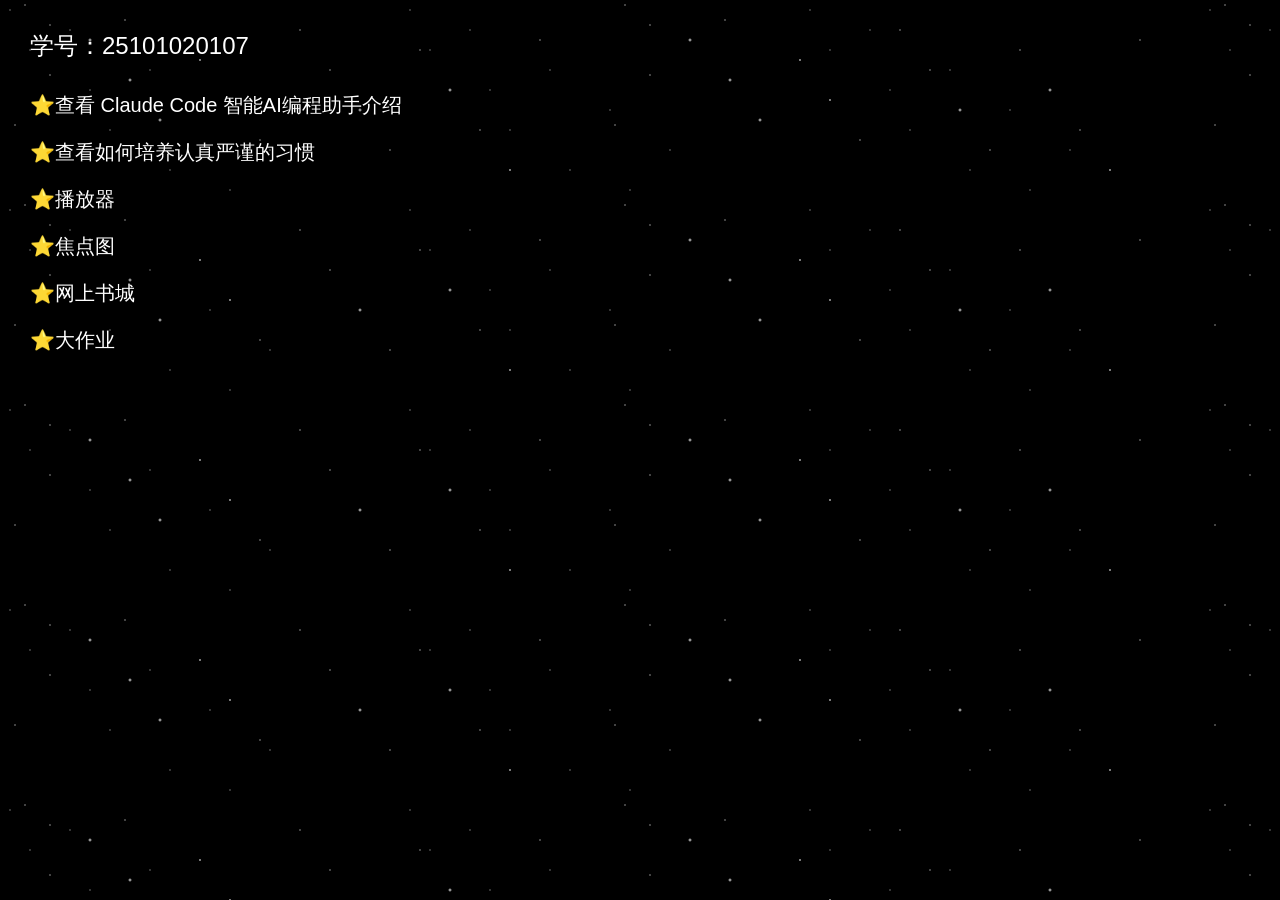
<file: index.html>
<!DOCTYPE html>
 <html lang="zh-CN">
 <head>
     <meta charset="UTF-8">
     <meta name="viewport" content="width=device-width, initial-scale=1.0">
     <title>个人主页</title>
     <style>
         /* 页面基础样式 */
         body {
             font-family: "Microsoft YaHei", sans-serif;
             background: #000;
             color: #fff;
             position: relative;
             overflow-x: hidden;
             margin: 0;
             padding: 0;
         }
         /* 星星闪烁动画（多节奏，更自然） */
         @keyframes twinkle {
             0%, 100% { opacity: 0.2; }
             50% { opacity: 1; }
         }
         @keyframes twinkle2 {
             0%, 100% { opacity: 0.4; }
             50% { opacity: 0.8; }
         }
         /* 星空背景：超密集星星 */
         body::before {
             content: "";
             position: fixed;
             top: 0;
             left: 0;
             width: 100%;
             height: 100%;
             background-image: 
                 radial-gradient(1px 1px at 25px 5px, #fff, transparent),
                 radial-gradient(1px 1px at 50px 25px, #fff, transparent),
                 radial-gradient(1px 1px at 125px 20px, #fff, transparent),
                 radial-gradient(1px 1px at 50px 75px, #fff, transparent),
                 radial-gradient(1px 1px at 15px 125px, #fff, transparent),
                 radial-gradient(2px 2px at 90px 40px, #fff, transparent),
                 radial-gradient(2px 2px at 130px 80px, #fff, transparent),
                 radial-gradient(2px 2px at 160px 120px, #fff, transparent),
                 radial-gradient(1.5px 1.5px at 200px 60px, #fff, transparent),
                 radial-gradient(1.5px 1.5px at 230px 100px, #fff, transparent),
                 radial-gradient(1px 1px at 260px 140px, #fff, transparent),
                 radial-gradient(1px 1px at 300px 30px, #fff, transparent),
                 radial-gradient(1px 1px at 330px 70px, #fff, transparent),
                 radial-gradient(2px 2px at 360px 110px, #fff, transparent),
                 radial-gradient(1px 1px at 390px 150px, #fff, transparent),
                 radial-gradient(1px 1px at 420px 50px, #fff, transparent),
                 radial-gradient(2px 2px at 450px 90px, #fff, transparent),
                 radial-gradient(1px 1px at 480px 130px, #fff, transparent),
                 radial-gradient(1.5px 1.5px at 510px 170px, #fff, transparent),
                 radial-gradient(1px 1px at 540px 40px, #fff, transparent);
             background-size: 600px 200px;
             background-repeat: repeat;
             opacity: 0.9;
             z-index: -1;
             animation: twinkle 2s infinite ease-in-out;
         }
         /* 第二层星星，增加密度和层次感 */
         body::after {
             content: "";
             position: fixed;
             top: 0;
             left: 0;
             width: 100%;
             height: 100%;
             background-image: 
                 radial-gradient(1px 1px at 10px 10px, #fff, transparent),
                 radial-gradient(1px 1px at 30px 50px, #fff, transparent),
                 radial-gradient(1px 1px at 70px 30px, #fff, transparent),
                 radial-gradient(1px 1px at 90px 90px, #fff, transparent),
                 radial-gradient(1px 1px at 110px 130px, #fff, transparent),
                 radial-gradient(1px 1px at 150px 70px, #fff, transparent),
                 radial-gradient(1px 1px at 170px 170px, #fff, transparent),
                 radial-gradient(1px 1px at 210px 110px, #fff, transparent),
                 radial-gradient(1px 1px at 230px 190px, #fff, transparent),
                 radial-gradient(1px 1px at 270px 150px, #fff, transparent);
             background-size: 400px 200px;
             background-repeat: repeat;
             opacity: 0.7;
             z-index: -2;
             animation: twinkle2 3s infinite ease-in-out;
         }
         .student-id {
             font-size: 24px;
             margin: 30px;
             color:#ffffff;
         }
         
         .claude-link, .article-link {
             display: block;
             font-size: 20px;
             color: #ffffff;;
             text-decoration: none;
             margin: 20px 30px;
         }
         .claude-link:hover, .article-link:hover {
             color: #ffffff;
         }
     </style>
 </head>
 <body>
     <div class="student-id">学号：25101020107</div>
     <a href="claude.html " target="_blank" class="claude-link">
          ⭐查看 Claude Code 智能AI编程助手介绍
     </a >
     <a href="article.html" target="_blank" class="article-link">
          ⭐查看如何培养认真严谨的习惯
     </a >
   <a href="bofang.html" target="_blank" class="article-link">
           ⭐播放器
   </a>
   <a href="jiaodiantu.html" target="_blank" class="article-link">
           ⭐焦点图
  </a>
  <a href="shucheng.html" target="_blank" class="article-link">
           ⭐网上书城
  </a>
   <a href="trea/new-index.html" target="_blank" class="article-link">
           ⭐大作业
  </a>
 </body>
 </html>
</file>
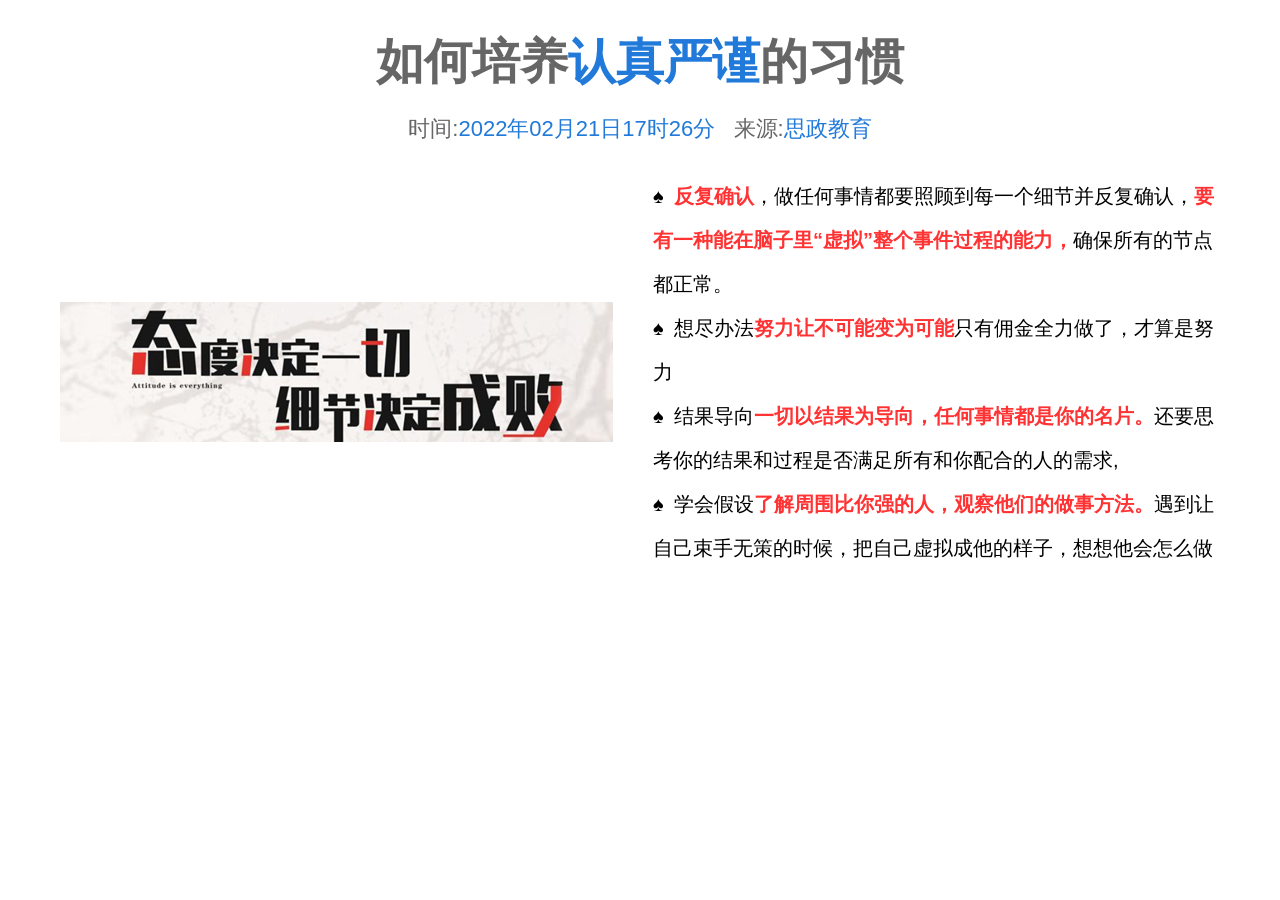
<file: article.html>
<!DOCTYPE html>
 <html lang="zh-CN">
 <head>
     <meta charset="UTF-8">
     <title>如何培养认真严谨的习惯</title>
     <style>
         * {
             margin: 0;
             padding: 0;
             box-sizing: border-box;
         }
         body {
             font-family: "Microsoft Yahei", sans-serif;
             max-width: 1200px;
             margin: 30px auto;
             padding: 0 20px;
         }
         h1 {
             text-align: center;
             font-size: 48px;
             color: #666;
             margin-bottom: 20px;
         }
         h1 span {
             color: #217ad9;
         }
         .meta-info {
             text-align: center;
             font-size: 22px;
             color: #666;
             margin-bottom: 30px;
         }
         .meta-info span {
             color: #217ad9;
         }
         .container {
             display: flex;
             align-items: center;
             gap: 40px;
         }
         .banner-img {
             width: 400px;
         }
         .list-content {
             flex: 1;
             line-height: 2.2;
             font-size: 20px;
         }
         .list-item::before {
             content: "♠";
             margin-right: 10px;
             color: #000;
         }
         .list-item .highlight {
             color: #ff3333;
             font-weight: bold;
         }
     </style>
 </head>
 <body>
     <h1>如何培养<span>认真严谨</span>的习惯</h1>
     <div class="meta-info">
         时间:<span>2022年02月21日17时26分</span> &nbsp;&nbsp;来源:<span>思政教育</span>
     </div>
     <div class="container">
         <img src="banner.jpg" alt="态度决定一切 细节决定成败"class="banner">
         <div class="list-content">
             <div class="list-item"><span class="highlight">反复确认</span>，做任何事情都要照顾到每一个细节并反复确认，<span class="highlight">要有一种能在脑子里“虚拟”整个事件过程的能力，</span>确保所有的节点都正常。</div>
             <div class="list-item">想尽办法<span class="highlight">努力让不可能变为可能</span>只有佣金全力做了，才算是努力</div>
             <div class="list-item">结果导向<span class="highlight">一切以结果为导向，任何事情都是你的名片。</span>还要思考你的结果和过程是否满足所有和你配合的人的需求,</div>
             <div class="list-item">学会假设<span class="highlight">了解周围比你强的人，观察他们的做事方法。</span>遇到让自己束手无策的时候，把自己虚拟成他的样子，想想他会怎么做</div>
         </div>
     </div>
 </body>
 </html>
</file>
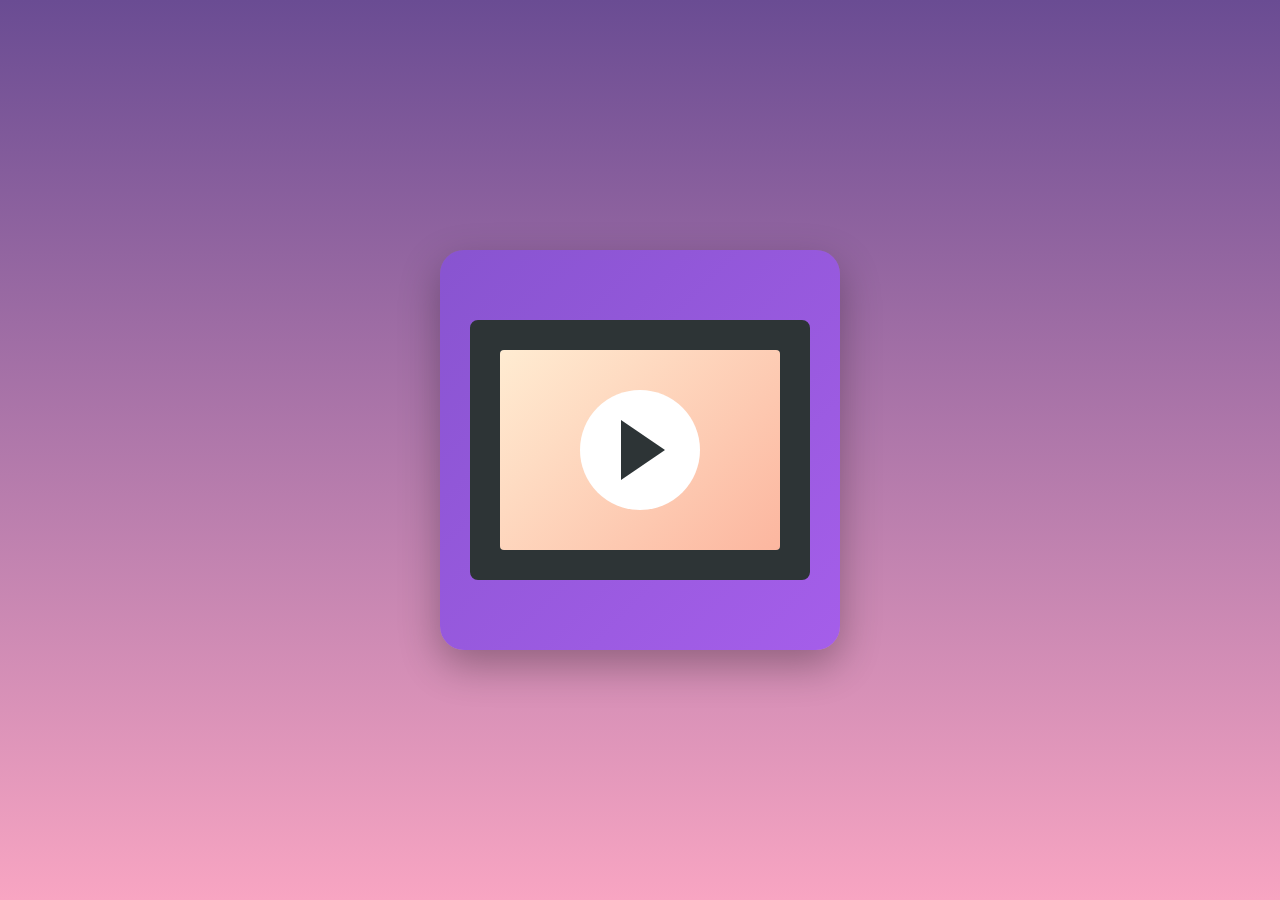
<file: bofang.html>
<!DOCTYPE html>
 <html lang="zh-CN">
 <head>
     <meta charset="UTF-8">
     <title>网页设计播放按钮</title>
     <style>
         body {
             margin: 0;
             min-height: 100vh;
             background: linear-gradient(180deg, #6A4C93 0%, #F8A5C2 100%);
             display: flex;
             justify-content: center;
             align-items: center;
         }
         .player-card {
             width: 400px;
             height: 400px;
             background: linear-gradient(135deg, #8854d0 0%, #a55eea 100%);
             border-radius: 24px;
             display: flex;
             justify-content: center;
             align-items: center;
             box-shadow: 0 15px 40px rgba(0,0,0,0.3);
         }
         .video-frame {
             width: 320px;
             height: 240px;
             background: #2d3436;
             border-radius: 8px;
             display: flex;
             justify-content: center;
             align-items: center;
             /* 加粗黑框，颜色和内部底色完全一致 */
             border: 10px solid #2d3436;
         }
         .video-preview {
             width: 280px;
             height: 200px;
             background: linear-gradient(135deg, #ffecd2 0%, #fcb69f 100%);
             border-radius: 4px;
             display: flex;
             justify-content: center;
             align-items: center;
         }
         .play-btn {
             width: 120px;
             height: 120px;
             background: white;
             border-radius: 50%;
             display: flex;
             justify-content: center;
             align-items: center;
             cursor: pointer;
         }
         .play-btn::after {
             content: '';
             width: 0;
             height: 0;
             border-top: 30px solid transparent;
             border-bottom: 30px solid transparent;
             border-left: 44px solid #2d3436;
             margin-left: 6px;
         }
     </style>
 </head>
 <body>
     <div class="player-card">
         <div class="video-frame">
             <div class="video-preview">
                 <div class="play-btn"></div>
             </div>
         </div>
     </div>
 </body>
 </html>
</file>
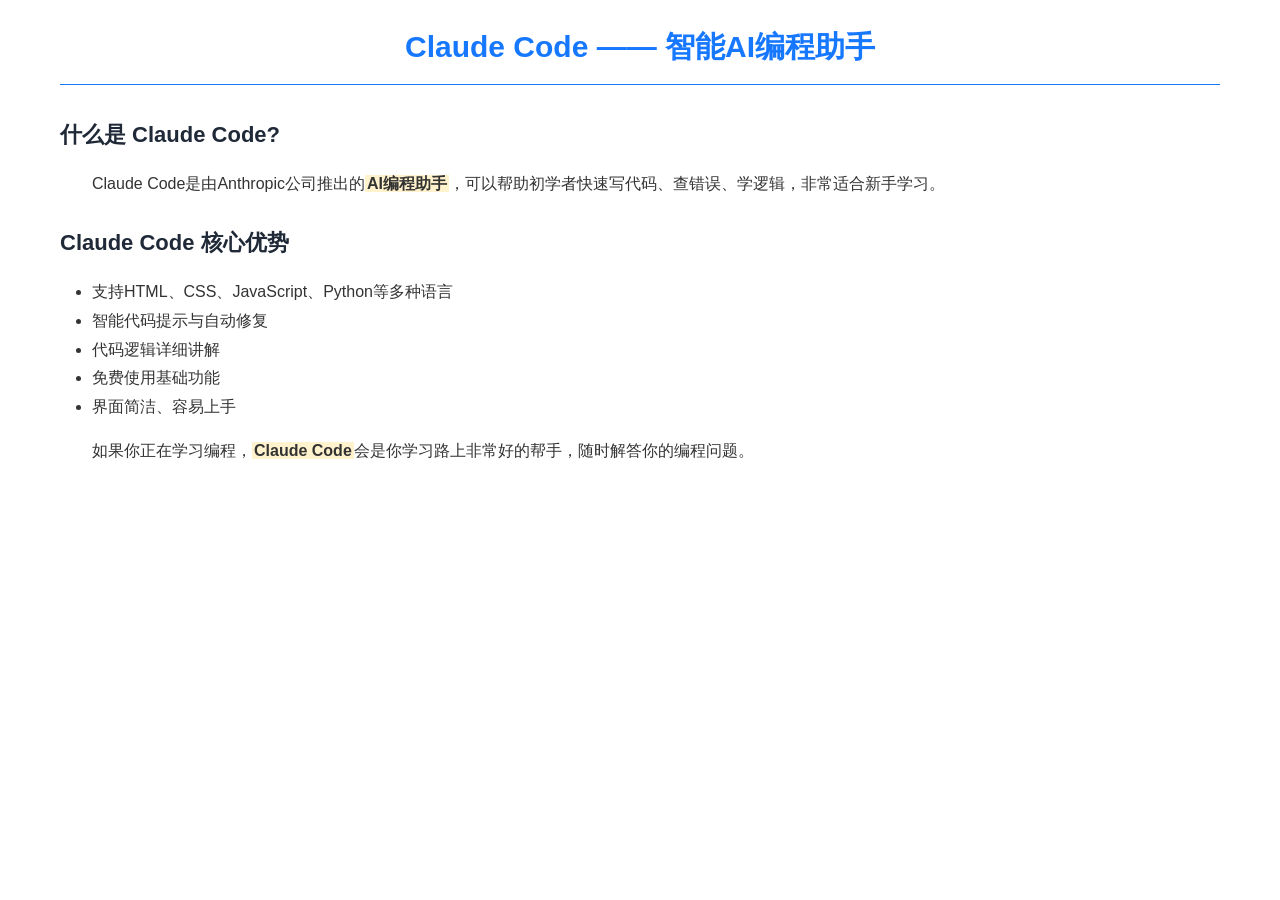
<file: claude.html>
<!DOCTYPE html>
 <html lang="zh-CN">
 <head>
     <meta charset="UTF-8">
     <meta name="viewport" content="width=device-width, initial-scale=1.0">
     <title>Claude Code介绍</title>
     <style>
         * {
             margin: 0;
             padding: 0;
             box-sizing: border-box;
             line-height: 1.8;
         }
         body {
             font-family: "Microsoft Yahei", sans-serif;
             max-width: 1200px;
             margin: 0 auto;
             padding: 20px;
         }
         h1 {
             font-size: 30px;
             text-align: center;
             color: #1677ff;
             font-weight: bold;
             padding-bottom: 10px;
             border-bottom: 1px solid #1677ff;
             margin-bottom: 30px;
         }
         .sub-title {
             font-size: 22px;
             color: #1f2937;
             font-weight: bold;
             margin: 25px 0 15px;
             text-indent: 0;
         }
         p {
             font-size: 16px;
             color: #333;
             text-indent: 2em;
             margin-bottom: 15px;
         }
        
         #advantage-list {
             font-size: 16px;
             color: #333;
            
             list-style-image: url("https://img.icons8.com/fluency/16/000000/pencil.png");
             padding-left: 2em;
             margin: 15px 0;
         }
         .highlight {
             font-weight: bold;
             background-color: #fff2cc;
             padding: 0 2px;
         }
     </style>
 </head>
 <body>
     <h1>Claude Code —— 智能AI编程助手</h1>
     <h2 class="sub-title">什么是 Claude Code?</h2>
     <p>Claude Code是由Anthropic公司推出的<span class="highlight">AI编程助手</span>，可以帮助初学者快速写代码、查错误、学逻辑，非常适合新手学习。</p >
     <h2 class="sub-title">Claude Code 核心优势</h2>
    
     <ul id="advantage-list">
         <li>支持HTML、CSS、JavaScript、Python等多种语言</li>
         <li>智能代码提示与自动修复</li>
         <li>代码逻辑详细讲解</li>
         <li>免费使用基础功能</li>
         <li>界面简洁、容易上手</li>
     </ul>
     <p>如果你正在学习编程，<span class="highlight">Claude Code</span>会是你学习路上非常好的帮手，随时解答你的编程问题。</p >
 </body>
 </html>
</file>
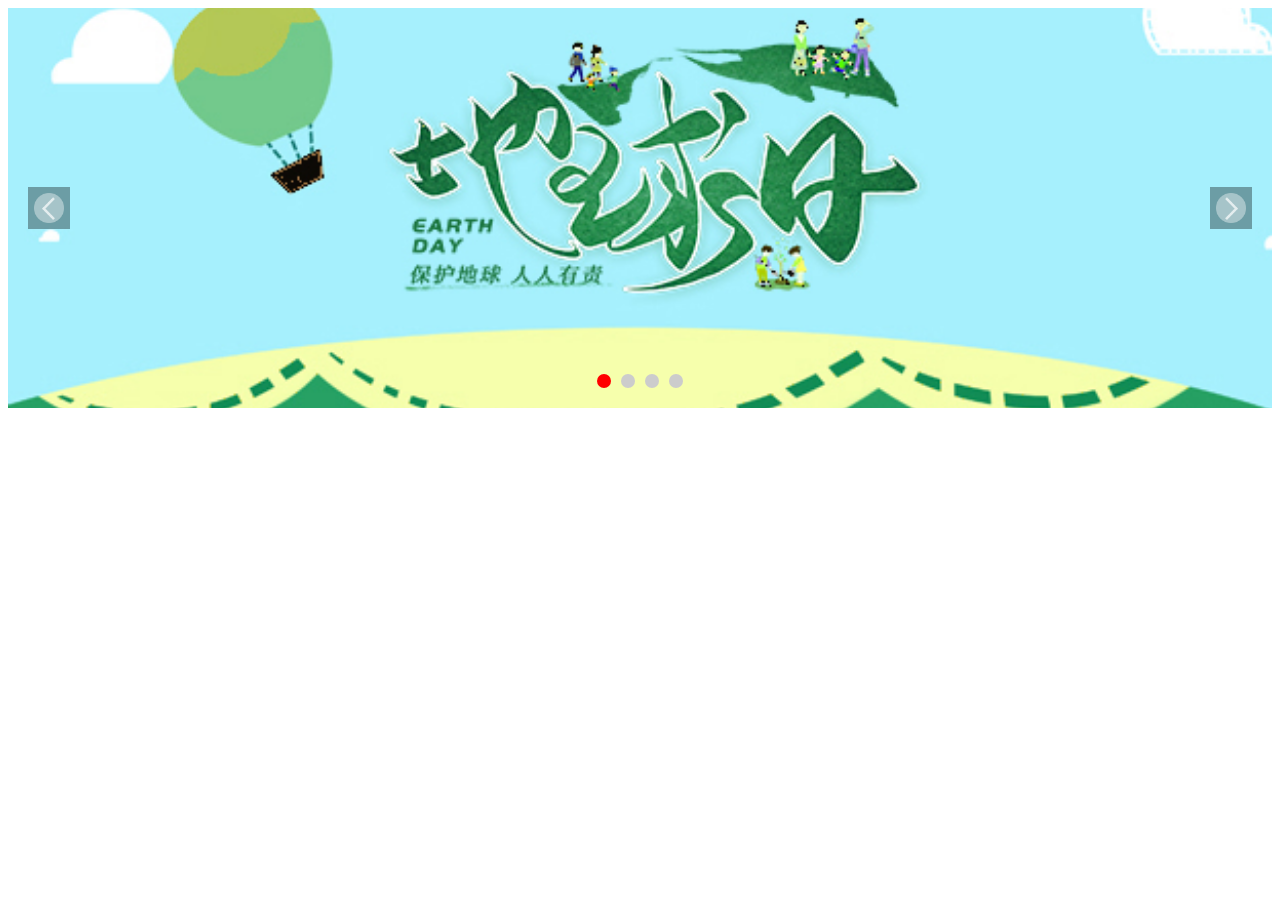
<file: jiaodiantu.html>
<!DOCTYPE html>
<html lang="zh-CN">
<head>
    <meta charset="UTF-8">
    <title>轮播</title>
    <style>
       
        .banner {
            width: 100%;
            height: 400px;
            position: relative;
            overflow: hidden;
        }
       
        .banner-img {
            display: flex;
            height: 100%;
        }
        .banner-img div {
            flex-shrink: 0;
            width: 100%;
            height: 100%;
        }
        .banner-img img {
            width: 100%;
            height: 100%;
            object-fit: cover;
        }
        
        .left, .right {
            position: absolute;
            top: 50%;
            transform: translateY(-50%);
            border: none;
            background: rgba(0,0,0,0.35);
            padding: 6px;
            cursor: pointer;
            z-index:999; 
        }
        .left {left: 20px;}
        .right {right: 20px;}
        .left img, .right img {
            width: 30px;
            vertical-align: middle;
        }
       
        .point-wrap {
            position: absolute;
            bottom: 20px;
            left: 50%;
            transform: translateX(-50%);
            display: flex;
            gap: 10px;
            z-index:999;
        }
       
        .point-wrap span {
            width: 14px;
            height: 14px;
            background: #cccccc;
            border-radius: 50%;
            cursor: pointer;
        }
       
        .point-wrap span.active {
            background: red;
        }
    </style>
</head>
<body>
    <div class="banner">
       
        <button class="left"><img src="arrow1.png"></button>
        <button class="right"><img src="arrow2.png"></button>

       
        <div class="banner-img">
            <div><img src="banner1.jpg"></div>
            <div><img src="banner1.jpg"></div>
            <div><img src="banner1.jpg"></div>
            <div><img src="banner1.jpg"></div>
        </div>

        
        <div class="point-wrap">
            <span class="active"></span>
            <span></span>
            <span></span>
            <span></span>
        </div>
    </div>

    <script>
        const wrap = document.querySelector('.banner-img');
        const leftBtn = document.querySelector('.left');
        const rightBtn = document.querySelector('.right');
        const points = document.querySelectorAll('.point-wrap span');
        let index = 0;
        
        function changeImg(){
            wrap.style.transform = `translateX(-${index * 100}%)`;
            points.forEach(item=>item.classList.remove('active'));
            points[index].classList.add('active');
        }
        
        rightBtn.onclick = function(){
            index = index >= 3 ? 0 : index+1;
            changeImg();
        }
        
        leftBtn.onclick = function(){
            index = index <=0 ? 3 : index-1;
            changeImg();
        }
        
        points.forEach((item,i)=>{
            item.onclick = ()=>{
                index = i;
                changeImg();
            }
        })
    </script>
</body>
</html>
</file>
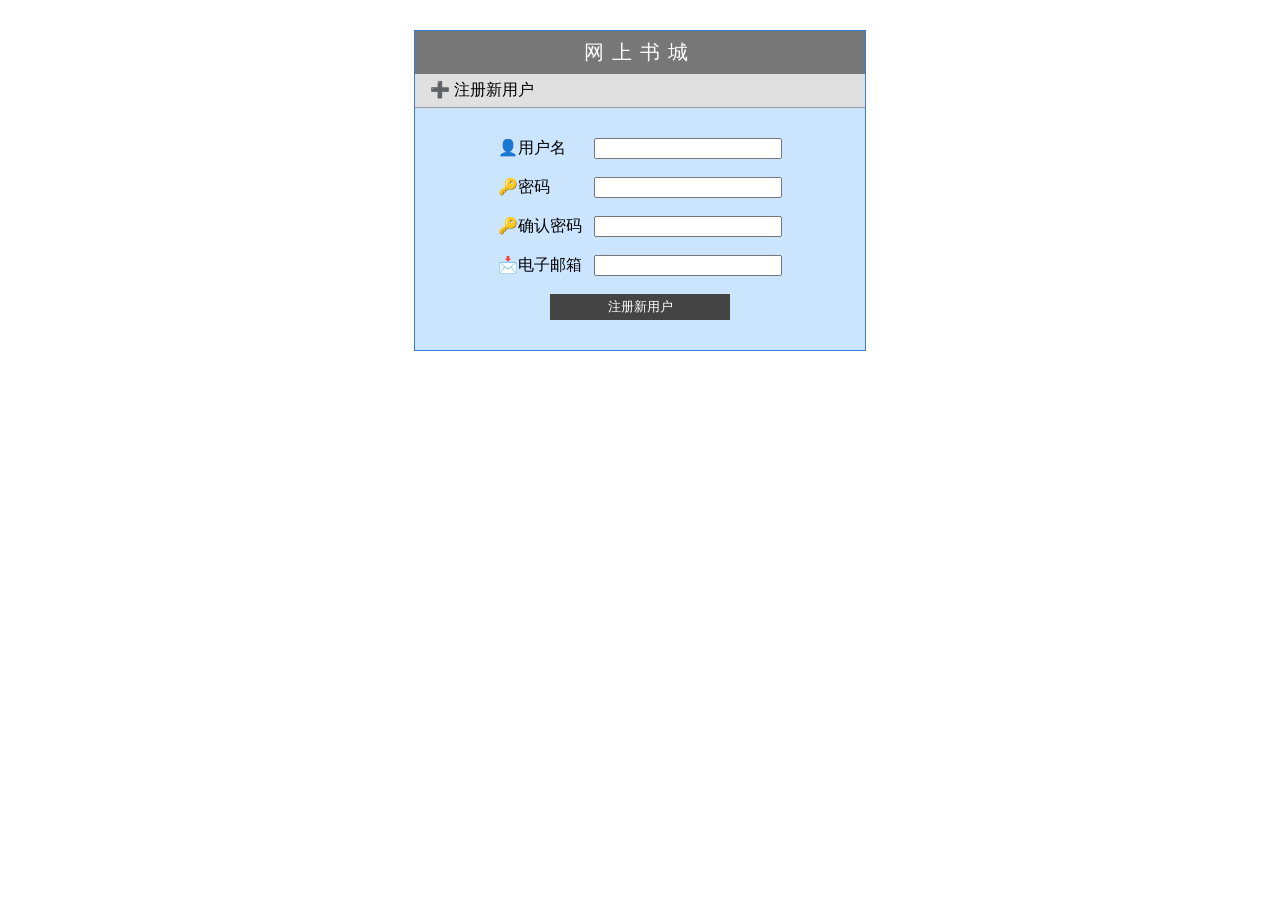
<file: shucheng.html>
<!DOCTYPE html>
 <html lang="zh-CN">
 <head>
     <meta charset="UTF-8">
     <title>网上书城-用户注册</title>
     <style>
         .box {
             width: 450px;
             border: 1px solid #347edb;
             margin: 30px auto;
         }
         .top-title {
             background: #777;
             color: #fff;
             text-align: center;
             padding: 8px;
             font-size: 20px;
             letter-spacing: 8px;
         }
         .form-head {
             background: #e0e0e0;
             padding: 6px 15px;
             border-bottom: 1px solid #999;
         }
         /* 此处修改：背景色改为浅蓝色 #cce5ff */
         .form-content {
             background: #cce5ff;
             padding: 20px;
         }
         table {
             margin: 0 auto;
         }
         td {
             padding: 8px 5px;
         }
         input[type="text"],input[type="password"],input[type="email"] {
             width: 180px;
         }
         .submit-btn {
             width: 180px;
             background: #444;
             color: #fff;
             border: none;
             padding: 4px;
         }
     </style>
 </head>
 <body>
     <div class="box">
         <div class="top-title">网上书城</div>
         <div class="form-head">➕ 注册新用户</div>
         <div class="form-content">
             <form action="#" method="post">
                 <table>
                     <tr>
                         <td><label>👤用户名</label></td>
                         <td><input type="text" name="username"></td>
                     </tr>
                     <tr>
                         <td><label>🔑密码</label></td>
                         <td><input type="password" name="pwd"></td>
                     </tr>
                     <tr>
                         <td><label>🔑确认密码</label></td>
                         <td><input type="password" name="repwd"></td>
                     </tr>
                     <tr>
                         <td><label>📩电子邮箱</label></td>
                         <td><input type="email" name="email"></td>
                     </tr>
                     <tr>
                         <td colspan="2" align="center">
                             <input type="submit" value="注册新用户" class="submit-btn">
                         </td>
                     </tr>
                 </table>
             </form>
         </div>
     </div>
 </body>
 </html>
</file>
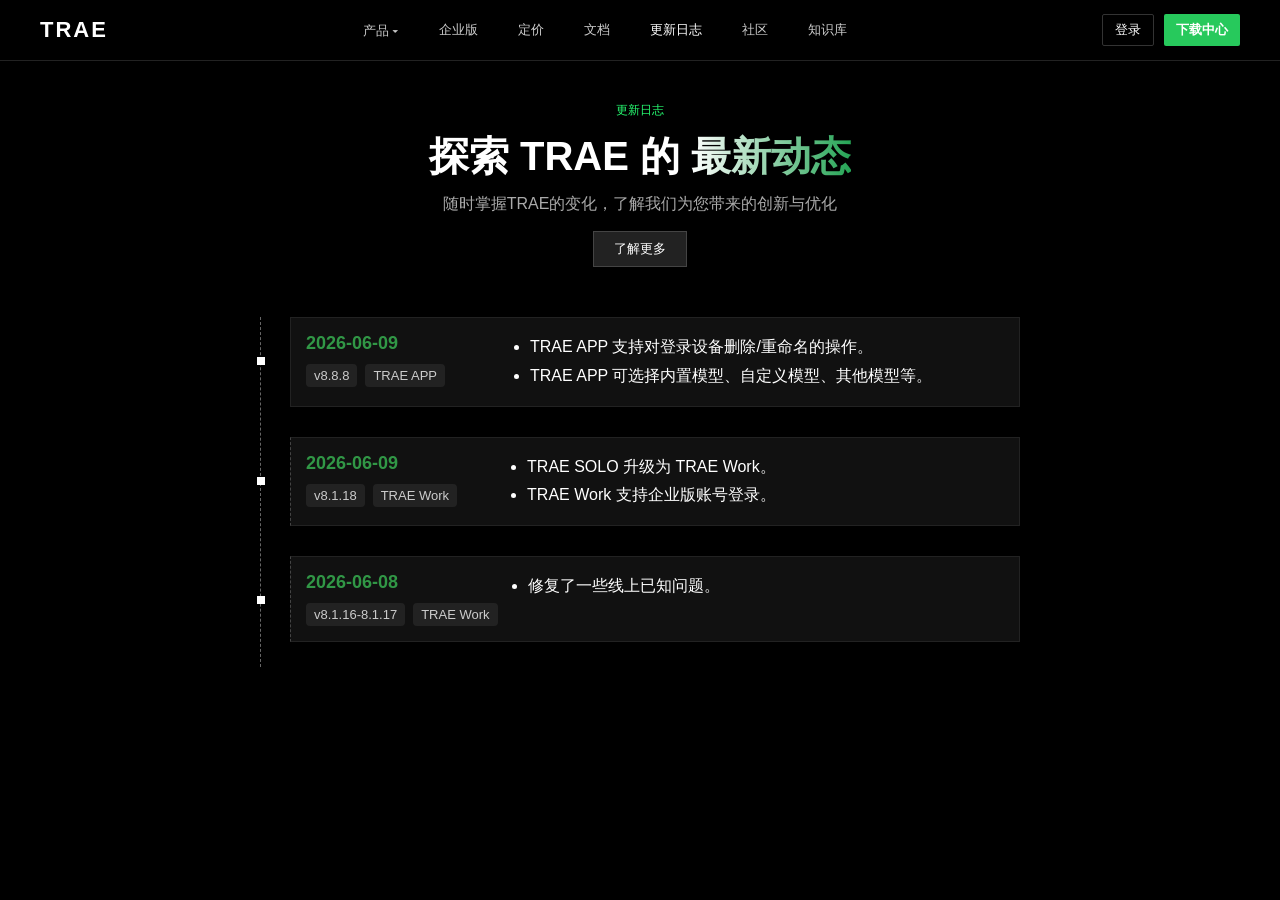
<file: trea/changelog.html>
<!DOCTYPE html>
<html lang="zh-CN">
<head>
  <meta charset="UTF-8">
  <title>更新日志 - TRAE</title>
  <link rel="stylesheet" href="./css/common.css">
  <style>
    body {
      background-color: #000;
      color: #fff;
    }
  </style>
</head>
<body>
  <header class="nav flex flex-between flex-center" style="background:#000;">
  <div class="nav-logo" style="color:#fff;font-weight:bold;">TRAE</div>
  <nav class="nav-main flex gap-30 flex-center" style="gap: 40px;">
    <div class="drop-box" style="position:relative;">
      <a href="#" style="color:#ccc;text-decoration:none;font-size:13px;">产品 ▾</a>
      <div class="drop-menu" style="position:absolute;top:100%;left:0;background:#111;padding:12px;border-radius:4px;display:none;min-width:260px;">
        <a href="haha.html" class="drop-item" style="display:flex;align-items:center;gap:12px;padding:8px 6px;text-decoration:none;color:#fff;">
          <div style="width:48px;height:48px;background:#1a1a1a;border-radius:8px;display:flex;align-items:center;justify-content:center;">
            <span style="font-size:20px;">⚙</span>
          </div>
          <div>
            <div style="display:flex;align-items:center;gap:8px;">
            <span style="font: size 10px;">TRAE Work</span>
          <span style="background:#27c95c;color:#000;font-size:10px;padding:2px 6px;border-radius:3px;">New</span>
  
  <span style="margin-left:10px;opacity:0.7;display:flex;gap:6px;">
    <svg width="16" height="16" viewBox="0 0 24 24" fill="currentColor">
      <path d="M20 18c1.1 0 1.99-.9 1.99-2L22 6c0-1.1-.9-2-2-2H4c-1.1 0-2 .9-2 2v10c0 1.1.9 2 2 2H0v2h24v-2h-4zM4 6h16v10H4V6z"/>
    </svg>
    <svg width="16" height="16" viewBox="0 0 24 24" fill="currentColor">
      <path d="M20 18c1.1 0 1.99-.9 1.99-2L22 6c0-1.1-.9-2-2-2H4c-1.1 0-2 .9-2 2v10c0 1.1.9 2 2 2H0v2h24v-2h-4zM4 6h16v10H4V6z"/>
    </svg>
    <svg width="16" height="16" viewBox="0 0 24 24" fill="currentColor">
      <path d="M17 1.01L7 1c-1.1 0-2 .9-2 2v18c0 1.1.9 2 2 2h10c1.1 0 2-.9 2-2V3c0-1.1-.9-1.99-2-1.99zM17 19H7V5h10v14z"/>
    </svg>
  </span>
</div>

            <p style="color:#aaa;font-size:13px;margin:4px 0 0;">AI 工作助手</p>
          </div>
        </a>
        <a href="#" class="drop-item" style="display:flex;align-items:center;gap:12px;padding:8px 6px;text-decoration:none;color:#fff;">
          <div style="width:48px;height:48px;background:#1a1a1a;border-radius:8px;display:flex;align-items:center;justify-content:center;">
            <span style="font-size:20px;">&lt;/&gt;</span>
          </div>
          <div>
            <span style="font-size:10px;">TRAE IDE</span>
            <p style="color:#aaa;font-size:13px;margin:4px 0 0;">AI 原生 IDE</p>
          </div>
        </a>
        <a href="#" class="drop-item" style="display:flex;align-items:center;gap:12px;padding:8px 6px;text-decoration:none;color:#fff;">
          <div style="width:48px;height:48px;background:#1a1a1a;border-radius:8px;display:flex;align-items:center;justify-content:center;">
            <span style="font-size:20px;">🧩</span>
          </div>
          <div>
            <span style="font-size:10px;">TRAE 插件</span>
            <p style="color:#aaa;font-size:13px;margin:4px 0 0;">AI 编码助手</p>
          </div>
        </a>
      </div>
    </div>
    <a href="#" style="color:#ccc;text-decoration:none;font-size:13px;">企业版</a>
    <a href="pricing.html" style="color:#ccc;text-decoration:none;font-size:13px;">定价</a>
    <a href="#" style="color:#ccc;text-decoration:none;font-size:13px;">文档</a>
    <a href="changelog.html" style="color:#ffffff;text-decoration:none;font-size:13px;">更新日志</a>
    <a href="#" style="color:#ccc;text-decoration:none;font-size:13px;">社区</a>
    <a href="#" style="color:#ccc;text-decoration:none;font-size:13px;">知识库</a>
  </nav>
  <div class="nav-right flex gap-10" style="gap:10px;">
    <button class="btn-login" style="background:transparent;color:#fff;border:1px solid #444;padding:6px 12px;">登录</button>
    <button class="btn-green" style="background:#27c95c;color:#fff;border:none;padding:6px 12px;">下载中心</button>
  </div>
</header>
<style>
.drop-box:hover .drop-menu {
  display: block !important;
}
</style>
  <div style="text-align:center;margin-top:100px;">
    <span style="color:#26fc71;font-size:12px;">更新日志</span>
    <h2 style="font-size:40px;margin:10px 0;">探索 TRAE 的 <span style="background:linear-gradient(90deg,#ffffff,#25a455);-webkit-background-clip:text;background-clip:text;color:transparent;">最新动态</span></h2>
    <p style="color:#aaa;">随时掌握TRAE的变化，了解我们为您带来的创新与优化</p>
    <button style="margin-top:16px;padding:8px 20px;background:#222;color:#fff;border:1px solid #444;">了解更多</button>
  </div>
  <div class="log-container" style="max-width:800px;margin:50px auto;padding:0 20px;position:relative;">
   <div style="
  max-width: 800px;
  margin: 50px auto;
  padding: 0 20px;
  position: relative;
  "></div>
  <div style="
    position: absolute;
    left: -40;
    top: 0;
    bottom: 0;
    width: 300px;
    border-left: 1px dashed #666;
    height: 350px;
  "></div>
  <div style="
    position: relative;
    padding-left: 30px;
    margin-bottom: 30px;
  ">
   
    <div style="
      position: absolute;
      left: -3.5px;
      top: 40px;
      width: 8px;
      height: 8px;
      background: #ffffff;
    "></div>
    <div style="background:#111;border:1px solid #222;padding:15px;display:flex;gap:20px;">
      <div style="flex-shrink:0;">
        <div style="color:#319746;font-size:18px;font-weight:bold;margin-bottom:10px;">2026-06-09</div>
        <div style="display:flex;gap:8px;">
          <span style="background:#222;color:#ccc;font-size:13px;padding:4px 8px;border-radius:4px;">v8.8.8</span>
          <span style="background:#222;color:#ccc;font-size:13px;padding:4px 8px;border-radius:4px;">TRAE APP</span>
        </div>
      </div>
      <ul style="list-style:disc;padding-left:65px;color:#fff;font-size:16px;line-height:1.8;margin:0;">
        <li>TRAE APP 支持对登录设备删除/重命名的操作。</li>
        <li>TRAE APP 可选择内置模型、自定义模型、其他模型等。</li>
      </ul>
    </div>
  </div>

  
  <div style="
    position: relative;
    padding-left: 30px;
    margin-bottom: 30px;
  ">
    <div style="
      position: absolute;
      left: -3.5px;
      top: 40px;
      width: 8px;
      height: 8px;
      background: #ffffff;
    "></div>
    <div style="background:#111;border:1px solid #222;border-left:1px dashed #444;padding:15px;display:flex;gap:20px;">
      <div style="flex-shrink:0;">
        <div style="color:#319746;font-size:18px;font-weight:bold;margin-bottom:10px;">2026-06-09</div>
        <div style="display:flex;gap:8px;">
          <span style="background:#222;color:#ccc;font-size:13px;padding:4px 8px;border-radius:4px;">v8.1.18</span>
          <span style="background:#222;color:#ccc;font-size:13px;padding:4px 8px;border-radius:4px;">TRAE Work</span>
        </div>
      </div>
      <ul style="list-style:disc;padding-left:50px;color:#fff;font-size:16px;line-height:1.8;margin:0;">
        <li>TRAE SOLO 升级为 TRAE Work。</li>
        <li>TRAE Work 支持企业版账号登录。</li>
      </ul>
    </div>
  </div>

 
  <div style="
    position: relative;
    padding-left: 30px;
    margin-bottom: 30px;
  ">
    <div style="
      position: absolute;
      left: -3.5px;
      top: 40px;
      width: 8px;
      height: 8px;
      background: #ffffff;
    "></div>
    <div style="background:#111;border:1px solid #222;border-left:1px dashed #444;padding:15px;display:flex;gap:20px;">
      <div style="flex-shrink:0;">
        <div style="color:#319746;font-size:18px;font-weight:bold;margin-bottom:10px;">2026-06-08</div>
        <div style="display:flex;gap:8px;">
          <span style="background:#222;color:#ccc;font-size:13px;padding:4px 8px;border-radius:4px;">v8.1.16-8.1.17</span>
          <span style="background:#222;color:#ccc;font-size:13px;padding:4px 8px;border-radius:4px;">TRAE Work</span>
        </div>
      </div>
      <ul style="list-style:disc;padding-left:10px;color:#fff;font-size:16px;line-height:1.8;margin:0;">
        <li>修复了一些线上已知问题。</li>
      </ul>
    </div>
  </div>
</div>
</file>
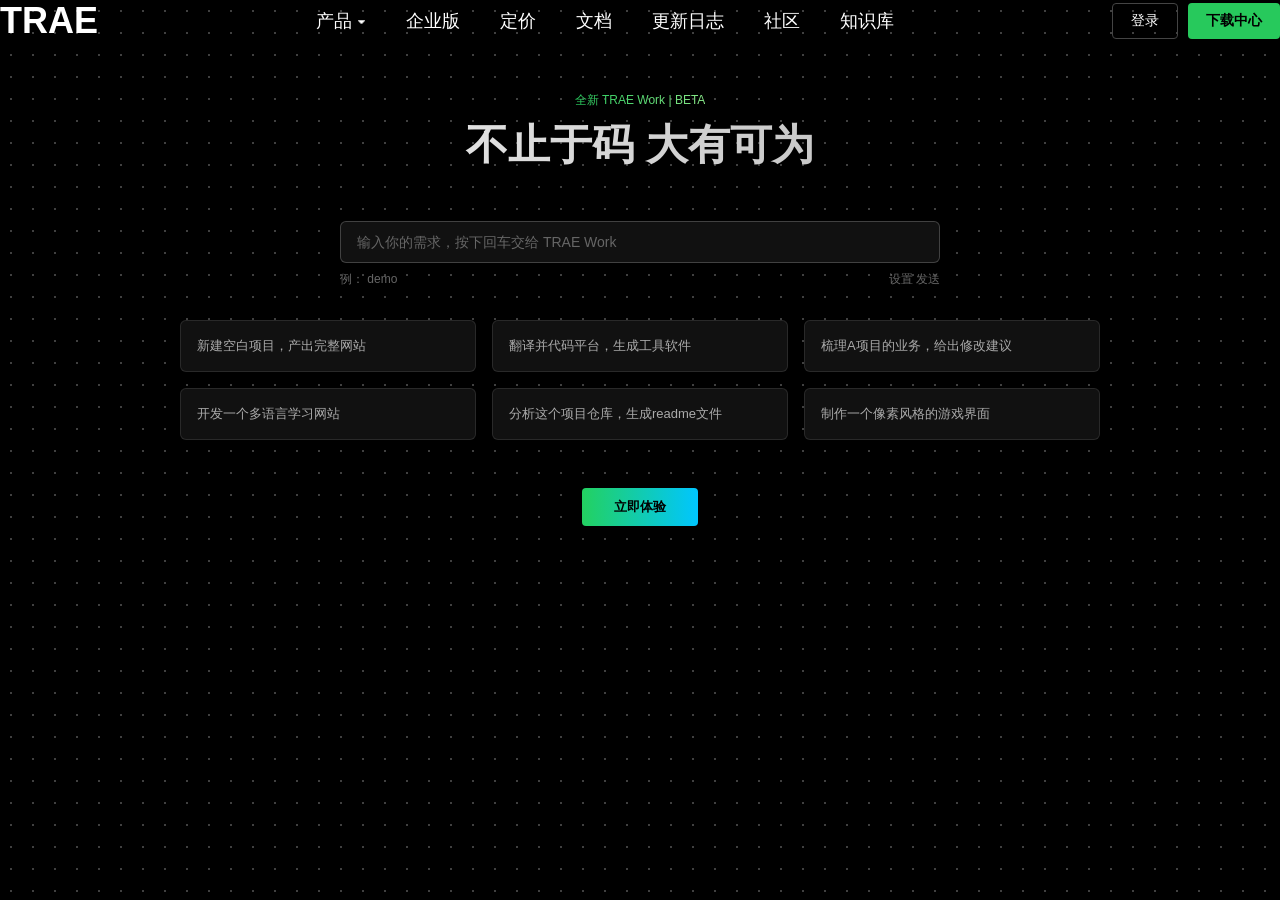
<file: trea/haha.html>
<!DOCTYPE html>
<html lang="zh-CN">
<head>
  <meta charset="UTF-8" />
  <title>TRAE Work</title>
  <style>
    * {
      margin: 0;
      padding: 0;
      box-sizing: border-box;
    }
    body {
      background-color: #000;
      color: #fff;
      font-family: -apple-system, BlinkMacSystemFont, "Segoe UI", sans-serif;
      /* 点阵背景效果，更清晰 */
      background-image: radial-gradient(rgba(255, 255, 255, 0.25) 1.5px, transparent 1.5px);
      background-size: 22px 22px;
    }
    .flex { display: flex; }
    .flex-between { justify-content: space-between; }
    .flex-center { align-items: center; }

    /* 导航下拉默认隐藏 */
    .drop-menu {
      display: none;
      z-index: 999;
    }
    .drop-box:hover .drop-menu {
      display: block;
    }

    /* 主体通用样式 */
    .hero-section {
      text-align: center;
      padding: 48px 20px 24px;
    }
    /* 关键修改：文字固定绿色渐变，去掉动画 */
    .hero-badge {
      display: inline-block;
      font-size: 12px;
      margin-bottom: 8px;
      /* 固定绿色渐变，不做动画 */
      background: linear-gradient(90deg, #27c95c, #88e888);
      -webkit-background-clip: text;
      background-clip: text;
      -webkit-text-fill-color: transparent;
      color: transparent;
    }
    .hero-title {
      font-size: 42px;
      font-weight: bold;
      background: linear-gradient(90deg, #fff, #aaa);
      -webkit-background-clip: text;
      background-clip: text;
      color: transparent;
      margin-bottom: 24px;
    }
    .input-section {
      display: flex;
      flex-direction: column;
      align-items: center;
      padding: 0 20px;
      margin-bottom: 32px;
    }
    .prompt-input {
      width: 100%;
      max-width: 600px;
      background-color: #111;
      border: 1px solid rgba(255,255,255,0.2);
      border-radius: 6px;
      padding: 12px 16px;
      color: #fff;
      font-size: 14px;
      outline: none;
    }
    .prompt-input::placeholder {
      color: #666;
    }
    .button-bar {
      display: flex;
      align-items: center;
      justify-content: space-between;
      width: 100%;
      max-width: 600px;
      margin-top: 8px;
      font-size: 12px;
      color: #666;
    }
    /* 一行三个 整齐两排 */
    .cards-section {
      display: flex;
      flex-wrap: wrap;
      justify-content: center;
      gap: 16px;
      padding: 0 20px 48px;
      max-width: 960px;
      margin: 0 auto;
    }
    .card-item {
      width: calc((100% - 32px) / 3);
      background-color: #111;
      border: 1px solid rgba(255,255,255,0.1);
      border-radius: 6px;
      padding: 16px;
      font-size: 13px;
      color: #aaa;
    }
    .footer-section {
      text-align: center;
      padding: 0 20px 64px;
    }
    .btn-gradient {
      padding: 10px 32px;
      border: none;
      border-radius: 4px;
      background: linear-gradient(90deg, #23d160, #00c6ff);
      color: #000;
      font-weight: bold;
      cursor: pointer;
    }
  </style>
</head>
<body>

<header class="nav flex flex-between flex-center" >
  <div class="nav-logo" style="font-size:36px;font-weight:bold;background: linear-gradient(90deg, #fff 0%, #ffffff 50%, #ffffff 100%);-webkit-background-clip: text;background-clip: text;color: transparent;">TRAE</div>
  <nav class="nav-main flex gap-30 flex-center" style="gap: 40px;">
    <div class="drop-box" style="position:relative;">
      <a href="#" style="color:#fff;text-decoration:none;font-size:18px;">产品 ▾</a>
      
      <div class="drop-menu" style="position:absolute;top:100%;left:0;background:#111;padding:12px;border-radius:4px;min-width:260px;">
        <a href="work.html" class="drop-item" style="display:flex;align-items:center;gap:12px;padding:8px 6px;text-decoration:none;color:#fff;">
          <div style="width:48px;height:48px;background:#1a1a1a;border-radius:8px;display:flex;align-items:center;justify-content:center;">
            <span style="font-size:20px;">⚙</span>
          </div>
          <div>
            <div style="display:flex;align-items:center;gap:8px;">
            <span style="font-size:15px;">TRAE Work</span>
          <span style="background:#27c95c;color:#000;font-size:10px;padding:2px 6px;border-radius:3px;">New</span>
  <span style="margin-left:10px;opacity:0.7;display:flex;gap:6px;">
    <svg width="16" height="16" viewBox="0 0 24 24" fill="currentColor">
      <path d="M20 18c1.1 0 1.99-.9 1.99-2L22 6c0-1.1-.9-2-2-2H4c-1.1 0-2 .9-2 2v10c0 1.1.9 2 2 2H0v2h24v-2h-4zM4 6h16v10H4V6z"/>
    </svg>
    <svg width="16" height="16" viewBox="0 0 24 24" fill="currentColor">
      <path d="M20 18c1.1 0 1.99-.9 1.99-2L22 6c0-1.1-.9-2-2-2H4c-1.1 0-2 .9-2 2v10c0 1.1.9 2 2 2H0v2h24v-2h-4zM4 6h16v10H4V6z"/>
    </svg>
    <svg width="16" height="16" viewBox="0 0 24 24" fill="currentColor">
      <path d="M17 1.01L7 1c-1.1 0-2 .9-2 2v18c0 1.1.9 2 2 2h10c1.1 0 2-.9 2-2V3c0-1.1-.9-1.99-2-1.99zM17 19H7V5h10v14z"/>
    </svg>
  </span>
</div>
            <p style="color:#aaa;font-size:13px;margin:4px 0 0;">AI 工作助手</p>
          </div>
        </a>
        <a href="#" class="drop-item" style="display:flex;align-items:center;gap:12px;padding:8px 6px;text-decoration:none;color:#fff;">
          <div style="width:48px;height:48px;background:#1a1a1a;border-radius:8px;display:flex;align-items:center;justify-content:center;">
            <span style="font-size:20px;">&lt;/&gt;</span>
          </div>
          <div>
            <span style="font-size:15px;">TRAE IDE</span>
            <p style="color:#aaa;font-size:13px;margin:4px 0 0;">AI 原生 IDE</p>
          </div>
        </a>
        <a href="#" class="drop-item" style="display:flex;align-items:center;gap:12px;padding:8px 6px;text-decoration:none;color:#fff;">
          <div style="width:48px;height:48px;background:#1a1a1a;border-radius:8px;display:flex;align-items:center;justify-content:center;">
            <span style="font-size:20px;">🧩</span>
          </div>
          <div>
            <span style="font-size:15px;">TRAE 插件</span>
            <p style="color:#aaa;font-size:13px;margin:4px 0 0;">AI 编码助手</p>
          </div>
        </a>
      </div>
    </div>
    <a href="#" style="color:#fff;text-decoration:none;font-size:18px;">企业版</a>
    <a href="pricing.html" style="color:#fff;text-decoration:none;font-size:18px;">定价</a>
    <a href="#" style="color:#fff;text-decoration:none;font-size:18px;">文档</a>
    <a href="changelog.html" style="color:#fff;text-decoration:none;font-size:18px;">更新日志</a>
    <a href="#" style="color:#fff;text-decoration:none;font-size:18px;">社区</a>
    <a href="#" style="color:#fff;text-decoration:none;font-size:18px;">知识库</a>
  </nav>
  <div class="nav-right flex gap-10" style="gap:10px;">
    <button class="btn-login" style="background:transparent;color:#fff;border:1px solid #444;padding:8px 18px;border-radius:4px;font-size:14px;">登录</button>
    <button class="btn-green" style="background:#27c95c;color:#000;border:none;padding:8px 18px;border-radius:4px;font-size:14px;font-weight:bold;">下载中心</button>
  </div>
</header>

<main>
  <section class="hero-section">
    <div class="hero-badge">全新 TRAE Work | BETA</div>
    <h1 class="hero-title">不止于码 大有可为</h1>
  </section>

  <section class="input-section">
    <input type="text" class="prompt-input" placeholder="输入你的需求，按下回车交给 TRAE Work">
    <div class="button-bar">
      <div class="button-left">
        <span>例：</span>
        <span>demo</span>
      </div>
      <div class="button-right">
        <span>设置</span>
        <span>发送</span>
      </div>
    </div>
  </section>

  <section class="cards-section">
    <div class="card-item">新建空白项目，产出完整网站</div>
    <div class="card-item">翻译并代码平台，生成工具软件</div>
    <div class="card-item">梳理A项目的业务，给出修改建议</div>
    <div class="card-item">开发一个多语言学习网站</div>
    <div class="card-item">分析这个项目仓库，生成readme文件</div>
    <div class="card-item">制作一个像素风格的游戏界面</div>
  </section>

  <section class="footer-section">
    <button class="btn-gradient">立即体验</button>
  </section>
</main>

</body>
</html>
</file>
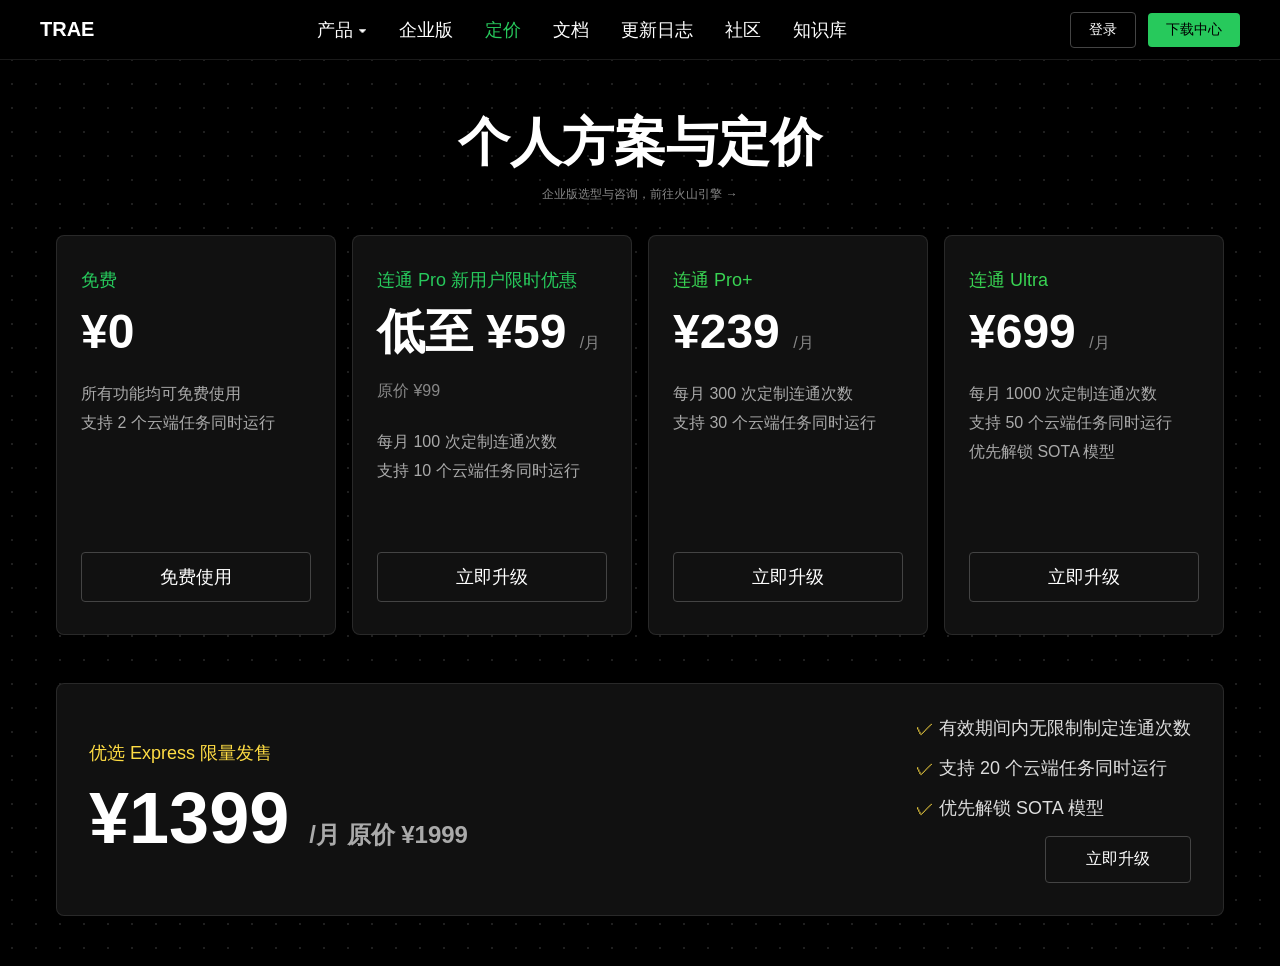
<file: trea/pricing.html>
<!DOCTYPE html>
<html lang="zh-CN">
<head>
  <meta charset="UTF-8" />
  <title>TRAE 定价</title>
  <style>
    * {
      margin: 0;
      padding: 0;
      box-sizing: border-box;
    }
    body {
      background-color: #000;
      color: #fff;
      font-family: -apple-system, BlinkMacSystemFont, "Segoe UI", sans-serif;
      background-image: radial-gradient(rgba(255,255,255,0.12) 1px, transparent 1px);
      background-size: 24px 24px;
    }

    /* 导航栏 */
    .nav {
      display: flex;
      justify-content: space-between;
      align-items: center;
      padding: 0 40px;
      height: 60px;
      background: #000;
      border-bottom: 1px solid rgba(255,255,255,0.1);
    }
    .nav-logo {
      font-size: 20px;
      font-weight: bold;
      color: #fff;
    }
    .nav-links {
      display: flex;
      align-items: center;
      gap: 32px;
    }
    .nav-links a {
      color: #fff;
      text-decoration: none;
      font-size: 18px;
    }
    .nav-links a.active {
      color: #27c95c;
    }
    .nav-actions {
      display: flex;
      gap: 12px;
      align-items: center;
    }
    .btn-login {
      background: transparent;
      color: #fff;
      border: 1px solid #444;
      padding: 8px 18px;
      border-radius: 4px;
      font-size: 14px;
    }
    .btn-download {
      background: #27c95c;
      color: #000;
      border: none;
      padding: 8px 18px;
      border-radius: 4px;
      font-size: 14px;
      font-weight: 500;
    }

    /* 产品下拉菜单样式 */
    .drop-box {
      position: relative;
    }
    .drop-menu {
      display: none;
      position: absolute;
      top: 100%;
      left: 0;
      background: #111;
      padding: 12px;
      border-radius: 4px;
      min-width: 260px;
      z-index: 999;
    }
    .drop-box:hover .drop-menu {
      display: block;
    }
    .drop-item {
      display: flex;
      align-items: center;
      gap: 12px;
      padding: 8px 6px;
      text-decoration: none;
      color: #fff;
    }
    .drop-item-icon {
      width: 48px;
      height: 48px;
      background: #1a1a1a;
      border-radius: 8px;
      display: flex;
      align-items: center;
      justify-content: center;
      font-size: 20px;
    }
    .drop-item-info p {
      color: #aaa;
      font-size: 13px;
      margin: 4px 0 0;
    }
    .new-tag {
      background: #27c95c;
      color: #000;
      font-size: 10px;
      padding: 2px 6px;
      border-radius: 3px;
      margin-left: 8px;
    }

    /* 标题区域 */
    .pricing-header {
      text-align: center;
      padding: 48px 20px 32px;
    }
    .pricing-title {
      font-size: 24px;
      font-weight: bold;
      margin-bottom: 8px;
    }
    .pricing-subtitle {
      font-size: 12px;
      color: #888;
    }
    .pricing-subtitle a {
      color: #888;
      text-decoration: none;
    }
    .pricing-subtitle a:hover {
      color: #fff;
    }

    /* 卡片容器 */
    .pricing-cards {
      display: flex;
      justify-content: center;
      gap: 16px;
      padding: 0 20px 48px;
      flex-wrap: wrap;
      align-items: stretch;
    }
    .price-card {
      background: #111;
      border: 1px solid rgba(255,255,255,0.1);
      border-radius: 8px;
      padding: 32px 24px;
      width: 280px;
      height: 400px;
      cursor: pointer;
      transition: border-color 0.2s;
      display: flex;
      flex-direction: column;
    }
    /* 卡片和按钮同时变绿 */
    .price-card.active {
      border-color: #27c95c;
    }
    /* 关键修改：按钮变为绿色填充，文字变黑 */
    .price-card.active .btn-card {
      background-color: #27c95c;
      border-color: #27c95c;
      color: #000;
    }
    .card-title {
      font-size: 18px;
      margin-bottom: 16px;
    }
    .card-title.green {
      color: #27c95c;
    }
    .price {
      font-size: 48px;
      font-weight: bold;
      margin-bottom: 24px;
      line-height: 1;
    }
    .price small {
      font-size: 16px;
      color: #888;
      font-weight: normal;
    }
    .features {
      list-style: none;
      margin-bottom: auto;
      font-size: 16px;
      color: #aaa;
      line-height: 1.8;
    }
    .btn-card {
      width: 100%;
      padding: 12px 0;
      border-radius: 4px;
      border: 1px solid #444;
      background: transparent;
      color: #fff;
      font-size: 18px;
      cursor: pointer;
      transition: all 0.2s;
    }

    /* 下方通栏盒子 和上面四个总宽度一致 */
    .full-width-box {
      width: calc(280px * 4 + 16px * 3);
      margin: 0 auto 50px;
      background: #111;
      border: 1px solid rgba(255,255,255,0.1);
      border-radius: 8px;
      padding: 32px;
      display: flex;
      justify-content: space-between;
      align-items: center;
    }
    .full-left .tag {
      color: #ffdd44;
      font-size: 18px;
      margin-bottom: 12px;
    }
    .full-left .big-price {
      font-size: 72px;
      font-weight: bold;
    }
    .full-left .old-price {
      font-size: 24px;
      color: #aaa;
    }
    .full-right {
      display: flex;
      flex-direction: column;
      gap: 16px;
    }
    .full-right .full-item {
      color: #ddd;
      font-size: 18px;
    }
    .full-right .full-item::before {
      content: "✓ ";
      color: #ffdd44;
    }
    .full-btn {
      align-self: flex-end;
      padding: 12px 40px;
      border: 1px solid #444;
      background: transparent;
      color: #fff;
      border-radius: 4px;
      font-size: 16px;
      cursor: pointer;
    }
  </style>
</head>
<body>

<header class="nav">
  <div class="nav-logo">TRAE</div>
  <div class="nav-links">
    <!-- 产品下拉菜单，和截图一致 -->
    <div class="drop-box">
      <a href="#" style="color:#fff;text-decoration:none;font-size:18px;">产品 ▾</a>
      <div class="drop-menu">
        <!-- 关键：给 TRAE Work 加上跳转链接 href="work.html" -->
        <a href="haha.html" class="drop-item">
          <div class="drop-item-icon">
            <span>∞</span>
          </div>
          <div class="drop-item-info">
            <div style="display:flex;align-items:center;gap:8px;">
              <span style="font-size:15px;">TRAE Work</span>
              <span class="new-tag">New</span>
              <span style="margin-left:10px;opacity:0.7;display:flex;gap:6px;">
                <svg width="16" height="16" viewBox="0 0 24 24" fill="currentColor">
                  <path d="M20 18c1.1 0 1.99-.9 1.99-2L22 6c0-1.1-.9-2-2-2H4c-1.1 0-2 .9-2 2v10c0 1.1.9 2 2 2H0v2h24v-2h-4zM4 6h16v10H4V6z"/>
                </svg>
                <svg width="16" height="16" viewBox="0 0 24 24" fill="currentColor">
                  <path d="M20 18c1.1 0 1.99-.9 1.99-2L22 6c0-1.1-.9-2-2-2H4c-1.1 0-2 .9-2 2v10c0 1.1.9 2 2 2H0v2h24v-2h-4zM4 6h16v10H4V6z"/>
                </svg>
                <svg width="16" height="16" viewBox="0 0 24 24" fill="currentColor">
                  <path d="M17 1.01L7 1c-1.1 0-2 .9-2 2v18c0 1.1.9 2 2 2h10c1.1 0 2-.9 2-2V3c0-1.1-.9-1.99-2-1.99zM17 19H7V5h10v14z"/>
                </svg>
              </span>
            </div>
            <p>AI 工作助手</p>
          </div>
        </a>
        <a href="#" class="drop-item">
          <div class="drop-item-icon">
            <span>&lt;/&gt;</span>
          </div>
          <div class="drop-item-info">
            <span style="font-size:15px;">TRAE IDE</span>
            <p>AI 原生 IDE</p>
          </div>
        </a>
        <a href="#" class="drop-item">
          <div class="drop-item-icon">
            <span>🧩</span>
          </div>
          <div class="drop-item-info">
            <span style="font-size:15px;">TRAE 插件</span>
            <p>AI 编码助手</p>
          </div>
        </a>
      </div>
    </div>
    <a href="#" style="color:#fff;text-decoration:none;font-size:18px;">企业版</a>
    <a href="pricing.html" class="active">定价</a>
    <a href="#" style="color:#fff;text-decoration:none;font-size:18px;">文档</a>
    <a href="changelog.html" style="color:#fff;text-decoration:none;font-size:18px;">更新日志</a>
    <a href="#" style="color:#fff;text-decoration:none;font-size:18px;">社区</a>
    <a href="#" style="color:#fff;text-decoration:none;font-size:18px;">知识库</a>
  </div>
  <div class="nav-actions">
    <button class="btn-login">登录</button>
    <button class="btn-download">下载中心</button>
  </div>
</header>

<section class="pricing-header">
  <h2 class="pricing-title" style="font-size:52px;">个人方案与定价</h2>
  <p class="pricing-subtitle">
    企业版选型与咨询，<a href="#">前往火山引擎 →</a>
  </p>
</section>

<section class="pricing-cards">
  <div class="price-card" onclick="selectCard(this)">
    <div class="card-title green">免费</div>
    <div class="price">¥0</div>
    <ul class="features">
      <li>所有功能均可免费使用</li>
      <li>支持 2 个云端任务同时运行</li>
    </ul>
    <button class="btn-card">免费使用</button>
  </div>

  <div class="price-card" onclick="selectCard(this)">
    <div class="card-title green">连通 Pro 新用户限时优惠</div>
    <div class="price">低至 ¥59 <small>/月 原价 ¥99</small></div>
    <ul class="features">
      <li>每月 100 次定制连通次数</li>
      <li>支持 10 个云端任务同时运行</li>
    </ul>
    <button class="btn-card">立即升级</button>
  </div>

  <div class="price-card" onclick="selectCard(this)">
    <div class="card-title"  style="color:#39d353">连通 Pro+</div>
    <div class="price">¥239 <small>/月</small></div>
    <ul class="features">
      <li>每月 300 次定制连通次数</li>
      <li>支持 30 个云端任务同时运行</li>
    </ul>
    <button class="btn-card">立即升级</button>
  </div>

  <div class="price-card" onclick="selectCard(this)">
    <div class="card-title" style="color:#39d353">连通 Ultra</div>
    <div class="price">¥699 <small>/月</small></div>
    <ul class="features">
      <li>每月 1000 次定制连通次数</li>
      <li>支持 50 个云端任务同时运行</li>
      <li>优先解锁 SOTA 模型</li>
    </ul>
    <button class="btn-card">立即升级</button>
  </div>
</section>

<!-- 下方通栏 宽度=上面四个盒子整体总宽 -->
<div class="full-width-box">
  <div class="full-left">
    <div class="tag">优选 Express 限量发售</div>
    <div class="big-price">¥1399 <span class="old-price">/月 原价 ¥1999</span></div>
  </div>
  <div class="full-right">
    <p class="full-item">有效期间内无限制制定连通次数</p>
    <p class="full-item">支持 20 个云端任务同时运行</p>
    <p class="full-item">优先解锁 SOTA 模型</p>
    <button class="full-btn">立即升级</button>
  </div>
</div>

<script>
function selectCard(el){
  let allCard = document.querySelectorAll('.price-card');
  allCard.forEach(item=>item.classList.remove('active'));
  el.classList.add('active');
}
</script>

</body>
</html>
</file>
<file: trea/css/common.css>
*{
  margin: 0;
  padding: 0;
  box-sizing: border-box;
  font-family: "Microsoft Yahei",sans-serif;
}
body{
  color:#fff;
}
/* 深色纯色背景 首页需求(5) */
.bg-dark{
  background:#050507;
}
/* 点阵背景 work/pricing/changelog要求点阵 */
.bg-dot{
  background-color:#050507;
  background-image: radial-gradient(#202028 1px, transparent 1px);
  background-size:18px 18px;
}
/* Flex工具类 所有flex题目直接使用 */
.flex{display:flex;}
.flex-col{flex-direction:column;}
.flex-center{justify-content:center;align-items:center;}
.flex-between{justify-content:space-between;}
.flex-wrap{flex-wrap:wrap;}
.gap-10{gap:10px;}
.gap-20{gap:20px;}
.gap-30{gap:30px;}

/* ========== 导航栏样式 全部页面共用 ========== */
header.nav{
  width:100%;
  padding:14px 40px;
  background:#000;
  border-bottom:1px solid #222;
  position:fixed; /* 首页需求(2) 固定不随滚动消失 */
  top:0;
  left:0;
  z-index:999;
}
.nav-logo{
  font-size:22px;
  font-weight:bold;
  letter-spacing:2px;
}
.nav-main a{
  color:#ccc;
  text-decoration:none;
  font-size:14px;
}
.nav-main a:hover{
  color:#42e078;
}
.nav-right button{
  padding:6px 18px;
  border:none;
  cursor:pointer;
  border-radius:2px;
}
.btn-login{
  background:transparent;
  color:#fff;
  border:1px solid #333 !important;
}
.btn-green{
  background:#38d069;
  color:#000;
  font-weight:bold;
}

/* ========== 产品下拉菜单 首页需求(3) hover显示 ========== */
.drop-box{
  position:relative;
}
.drop-menu{
  position:absolute;
  top:calc(100% + 10px);
  left:0;
  width:240px;
  background:#111;
  border:1px solid #333;
  padding:12px;
  display:none; /* 默认隐藏 */
}
.drop-item{
  padding:8px 10px;
  border-radius:4px;
}
.drop-item:hover{
  background:#1c1c26;
}
.drop-box:hover .drop-menu{
  display:flex; /* hover弹出 */
  flex-direction:column;
  gap:8px;
}

/* ========== 首页③横幅区域 flex布局 需求(4) ========== */
.hero{
  margin-top:80px; /* 避开fixed导航高度 */
  width:100%;
  padding:60px 50px;
}
.hero-left h1{
  font-size:46px;
  line-height:1.3;
}
.hero-left p{
  color:#aaa;
  margin:16px 0 30px;
  font-size:16px;
}
.hero-buttons button{
  padding:12px 26px;
  font-size:15px;
  margin-right:14px;
  border:none;
  border-radius:3px;
}
.hero-buttons .down-work{
  background:#38d069;
  color:#000;
}
.hero-buttons .down-ide{
  background:#222;
  color:#fff;
  border:1px solid #444;
}

/* ========== 渐变文字 所有渐变文字需求 ========== */
.text-gradient{
  background:linear-gradient(90deg,#48e880,#33ccff);
  -webkit-background-clip:text;
  background-clip:text;
  color:transparent;
}
.tag-new{
  background:#38d069;
  color:#000;
  font-size:12px;
  padding:2px 6px;
  border-radius:2px;
  margin-left:8px;
}

/* ========== TRAE Work顶部横幅 居中 需求(6) ========== */
.work-banner{
  margin-top:80px;
  width:100%;
  padding:40px 20px;
  text-align:center;
}
.work-banner h2{
  font-size:36px;
  margin:10px 0;
}
.work-banner p{
  color:#aaa;
  font-size:14px;
  margin-bottom:24px;
}
.work-banner button{
  padding:10px 24px;
  background:#38d069;
  border:none;
  color:#000;
  border-radius:3px;
}

/* ========== 视频容器 居中可播放 需求(7) ========== */
.video-box{
  width:92%;
  margin:0 auto;
  background:#f7f3ee;
  padding:100px 0;
  display:flex;
  justify-content:center;
}
.video-box video{
  max-width:90%;
}

/* ========== Work页面输入框+按钮 ========== */
.input-wrap{
  width:82%;
  margin:40px auto;
}
.input-wrap textarea{
  width:100%;
  background:#14141a;
  border:1px solid #30303d;
  color:#fff;
  padding:14px 16px;
  min-height:120px;
  border-radius:4px;
  resize:none;
}
.btn-bar{
  display:flex;
  justify-content:flex-end;
  gap:12px;
  margin-top:10px;
}
.btn-bar button{
  padding:8px 20px;
  background:#202028;
  border:1px solid #444;
  color:#fff;
}
.btn-bar button.run{
  background:#38d069;
  color:#000;
  border:none;
}

/* ========== Work页面5卡片flex网格 ========== */
.card-grid{
  width:85%;
  margin:0 auto 40px;
  display:flex;
  flex-wrap:wrap;
  gap:20px;
}
.card{
  flex:1;
  min-width:260px;
  background:#121218;
  border:1px solid #2a2a36;
  padding:22px;
  border-radius:6px;
}
.card h4{
  margin-bottom:8px;
  font-size:16px;
}
.card p{
  color:#aaa;
  font-size:13px;
}

/* ========== Work底部渐变栏 需求(6) ========== */
.grad-footer{
  width:100%;
  height:70px;
  background:linear-gradient(90deg,#073322,#062438);
}

/* ========== 定价卡片flex ========== */
.price-wrap{
  width:90%;
  margin:40px auto;
  display:flex;
  gap:16px;
}
.price-card{
  flex:1;
  background:#101016;
  border:1px solid #282836;
  padding:26px;
  border-radius:6px;
}
.price-card.active{
  border-color:#38d069;
}
.price-card h3{
  font-size:18px;
  margin-bottom:10px;
}
.price-num{
  font-size:30px;
  font-weight:bold;
  margin:16px 0;
}
.price-card ul{
  list-style:none;
  margin:20px 0;
}
.price-card li{
  font-size:13px;
  color:#ccc;
  margin:6px 0;
}
.price-card button{
  width:100%;
  padding:10px;
  margin-top:12px;
  border:none;
}
.price-card.active button{
  background:#38d069;
  color:#000;
}

/* ========== 更新日志 左侧虚线边框 ========== */
.log-container{
  width:80%;
  margin:50px auto;
}
.log-item{
  border-left:2px dashed #444; /* 虚线左侧边框 */
  padding-left:26px;
  margin-bottom:36px;
  position:relative;
}
.log-item::before{
  content:"";
  width:8px;
  height:8px;
  background:#42e078;
  border-radius:50%;
  position:absolute;
  left:-4px;
  top:6px;
}
.log-date{
  color:#42e078;
  font-weight:bold;
  margin-bottom:8px;
}
.log-tag{
  font-size:12px;
  background:#222;
  padding:2px 8px;
  border-radius:3px;
  margin-left:10px;
}
.log-desc li{
  margin:6px 0;
  color:#ddd;
  font-size:14px;
}
</file>
